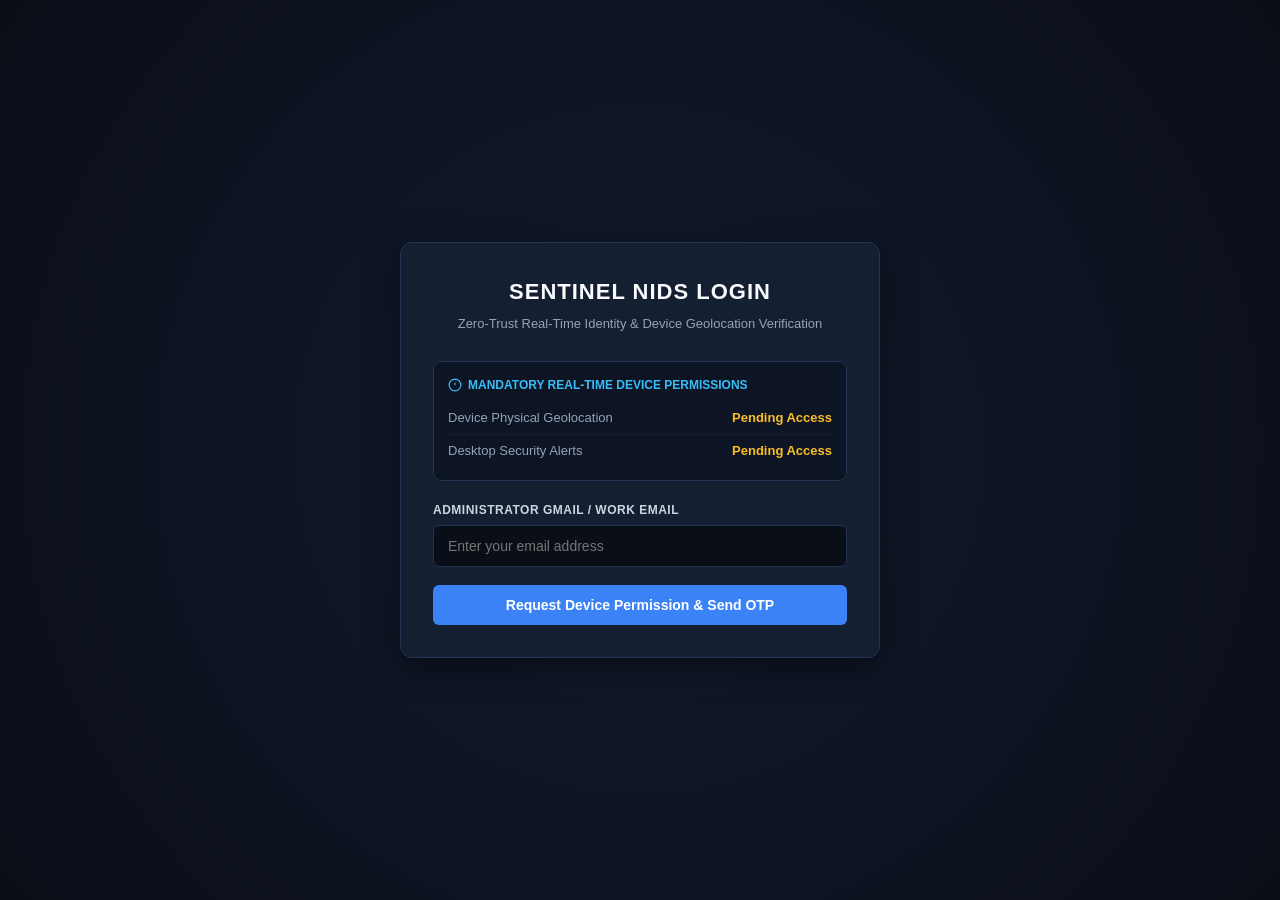
<file: login.html>
<!DOCTYPE html>
<html lang="en">
<head>
  <meta charset="UTF-8">
  <meta name="viewport" content="width=device-width, initial-scale=1.0">
  <title>Sentinel NIDS // Real-Time Perimeter Access</title>
  <link rel="stylesheet" href="styles.css">
  <style>
    body {
      display: flex;
      align-items: center;
      justify-content: center;
      min-height: 100vh;
      background: radial-gradient(circle at center, #111a2e 0%, #0a0e17 100%);
      padding: 20px;
    }
    .auth-container {
      width: 100%;
      max-width: 480px;
      background: #151f32;
      border: 1px solid #243452;
      border-radius: 12px;
      padding: 32px;
      box-shadow: 0 8px 32px rgba(0, 0, 0, 0.5);
    }
    .auth-header {
      text-align: center;
      margin-bottom: 28px;
    }
    .auth-title {
      font-size: 22px;
      font-weight: 800;
      color: #f8fafc;
      letter-spacing: 1px;
    }
    .auth-desc {
      font-size: 13px;
      color: #94a3b8;
      margin-top: 6px;
    }
    .form-group {
      margin-bottom: 18px;
    }
    .form-label {
      display: block;
      font-size: 12px;
      font-weight: 600;
      color: #cbd5e1;
      margin-bottom: 6px;
      text-transform: uppercase;
      letter-spacing: 0.5px;
    }
    .form-input {
      width: 100%;
      padding: 12px 14px;
      background: #0a0e17;
      border: 1px solid #243452;
      border-radius: 6px;
      color: #f8fafc;
      font-family: inherit;
      font-size: 14px;
      outline: none;
      transition: border-color 0.2s;
    }
    .form-input:focus {
      border-color: #38bdf8;
    }
    .permission-box {
      background: #0d1424;
      border: 1px solid #243452;
      border-radius: 8px;
      padding: 14px;
      margin-bottom: 20px;
    }
    .permission-title {
      font-size: 12px;
      font-weight: 700;
      color: #38bdf8;
      text-transform: uppercase;
      margin-bottom: 8px;
      display: flex;
      align-items: center;
      gap: 6px;
    }
    .permission-item {
      display: flex;
      justify-content: space-between;
      align-items: center;
      font-size: 13px;
      color: #94a3b8;
      padding: 6px 0;
      border-bottom: 1px solid rgba(255, 255, 255, 0.04);
    }
    .permission-item:last-child {
      border-bottom: none;
    }
    .btn-verify {
      width: 100%;
      padding: 12px;
      background: #3b82f6;
      color: #fff;
      border: none;
      border-radius: 6px;
      font-weight: 700;
      font-size: 14px;
      cursor: pointer;
      transition: background 0.2s;
    }
    .btn-verify:hover {
      background: #2563eb;
    }
    .btn-verify:disabled {
      background: #334155;
      cursor: not-allowed;
    }
    .status-msg {
      margin-top: 14px;
      font-size: 12px;
      padding: 10px;
      border-radius: 6px;
      display: none;
      font-family: monospace;
    }
    .status-msg.error {
      display: block;
      background: rgba(239, 68, 68, 0.15);
      border: 1px solid rgba(239, 68, 68, 0.4);
      color: #fca5a5;
    }
    .status-msg.success {
      display: block;
      background: rgba(16, 185, 129, 0.15);
      border: 1px solid rgba(16, 185, 129, 0.4);
      color: #6ee7b7;
    }
    .otp-row {
      display: none;
      margin-top: 14px;
    }
  </style>
</head>
<body>

  <div class="auth-container">
    <div class="auth-header">
      <div class="auth-title">SENTINEL NIDS LOGIN</div>
      <div class="auth-desc">Zero-Trust Real-Time Identity & Device Geolocation Verification</div>
    </div>

    <!-- Required Hardware Device Permissions -->
    <div class="permission-box">
      <div class="permission-title">
        <svg width="14" height="14" viewBox="0 0 24 24" fill="none" stroke="currentColor" stroke-width="2">
          <circle cx="12" cy="12" r="10"></circle>
          <line x1="12" y1="8" x2="12" y2="12"></line>
          <line x1="12" y1="16" x2="12.01" y2="16"></line>
        </svg>
        Mandatory Real-Time Device Permissions
      </div>
      <div class="permission-item">
        <span>Device Physical Geolocation</span>
        <span id="geoStatus" style="color: #fbbf24; font-weight: 600;">Pending Access</span>
      </div>
      <div class="permission-item">
        <span>Desktop Security Alerts</span>
        <span id="notifStatus" style="color: #fbbf24; font-weight: 600;">Pending Access</span>
      </div>
    </div>

    <!-- User Email Input (Blank by default - no hardcoded/default data) -->
    <div class="form-group">
      <label class="form-label" for="userEmail">Administrator Gmail / Work Email</label>
      <input type="email" id="userEmail" class="form-input" placeholder="Enter your email address" autocomplete="off" required>
    </div>

    <button type="button" id="btnRequestOtp" class="btn-verify">Request Device Permission & Send OTP</button>

    <!-- Real-time OTP Verification Input (Revealed after code dispatch) -->
    <div class="otp-row" id="otpSection">
      <div class="form-group" style="margin-top: 16px;">
        <label class="form-label" for="otpInput">Enter 6-Digit Verification Code</label>
        <input type="text" id="otpInput" class="form-input" placeholder="000000" maxlength="6" style="letter-spacing: 6px; font-size: 18px; text-align: center;" autocomplete="off">
      </div>
      <button type="button" id="btnConfirmOtp" class="btn-verify" style="background: #10b981;">Verify Real-Time Identity & Enter SOC</button>
    </div>

    <div id="statusMessage" class="status-msg"></div>
  </div>

  <script>
    let deviceTelemetry = {
      geo_permission: false,
      notification_permission: false,
      coordinates: {},
      user_agent: navigator.userAgent,
      platform: navigator.platform
    };

    const userEmailInput = document.getElementById("userEmail");
    const btnRequestOtp = document.getElementById("btnRequestOtp");
    const otpSection = document.getElementById("otpSection");
    const otpInput = document.getElementById("otpInput");
    const btnConfirmOtp = document.getElementById("btnConfirmOtp");
    const statusMessage = document.getElementById("statusMessage");
    const geoStatus = document.getElementById("geoStatus");
    const notifStatus = document.getElementById("notifStatus");

    // Request browser permissions dynamically
    async function acquireDevicePermissions() {
      // 1. Notification permission
      if ("Notification" in window) {
        const notifPerm = await Notification.requestPermission();
        if (notifPerm === "granted") {
          deviceTelemetry.notification_permission = true;
          notifStatus.textContent = "Granted";
          notifStatus.style.color = "#34d399";
        } else {
          notifStatus.textContent = "Denied";
          notifStatus.style.color = "#f87171";
        }
      }

      // 2. Geolocation permission
      return new Promise((resolve) => {
        if (!navigator.geolocation) {
          geoStatus.textContent = "Unsupported";
          geoStatus.style.color = "#f87171";
          resolve(false);
          return;
        }

        navigator.geolocation.getCurrentPosition(
          (pos) => {
            deviceTelemetry.geo_permission = true;
            deviceTelemetry.coordinates = {
              latitude: pos.coords.latitude,
              longitude: pos.coords.longitude,
              accuracy: pos.coords.accuracy
            };
            geoStatus.textContent = `Locked (${pos.coords.latitude.toFixed(2)}, ${pos.coords.longitude.toFixed(2)})`;
            geoStatus.style.color = "#34d399";
            resolve(true);
          },
          (err) => {
            deviceTelemetry.geo_permission = false;
            geoStatus.textContent = "Access Denied";
            geoStatus.style.color = "#f87171";
            resolve(false);
          },
          { enableHighAccuracy: true, timeout: 10000, maximumAge: 0 }
        );
      });
    }

    btnRequestOtp.addEventListener("click", async () => {
      const email = userEmailInput.value.trim();
      if (!email || !email.includes("@")) {
        showStatus("Please enter a valid email address.", "error");
        return;
      }

      showStatus("Requesting hardware device permissions...", "success");
      const geoGranted = await acquireDevicePermissions();

      if (!geoGranted) {
        showStatus("Real-time physical Geolocation permission is mandatory for Sentinel zero-trust authentication.", "error");
        return;
      }

      btnRequestOtp.disabled = true;
      btnRequestOtp.textContent = "Sending Real-Time Code...";

      try {
        const res = await fetch("/api/auth/send-otp", {
          method: "POST",
          headers: { "Content-Type": "application/json" },
          body: JSON.stringify({ email: email })
        });
        const data = await res.json();

        if (data.success) {
          showStatus(data.message || `Live verification code sent to ${email}`, "success");
          otpSection.style.display = "block";
          btnRequestOtp.style.display = "none";
          userEmailInput.disabled = true;
        } else {
          showStatus(data.error || "Failed to dispatch verification code.", "error");
          btnRequestOtp.disabled = false;
          btnRequestOtp.textContent = "Request Device Permission & Send OTP";
        }
      } catch (err) {
        showStatus("Network error connecting to Sentinel authentication server.", "error");
        btnRequestOtp.disabled = false;
        btnRequestOtp.textContent = "Request Device Permission & Send OTP";
      }
    });

    btnConfirmOtp.addEventListener("click", async () => {
      const email = userEmailInput.value.trim();
      const code = otpInput.value.trim();

      if (!code || code.length !== 6) {
        showStatus("Please enter the 6-digit verification code received in your email.", "error");
        return;
      }

      btnConfirmOtp.disabled = true;
      btnConfirmOtp.textContent = "Verifying Identity...";

      try {
        const res = await fetch("/api/auth/verify-otp", {
          method: "POST",
          headers: { "Content-Type": "application/json" },
          body: JSON.stringify({
            email: email,
            otp: code,
            device_telemetry: deviceTelemetry
          })
        });
        const data = await res.json();

        if (data.success) {
          showStatus("Identity & Device verified. Redirecting to real-time SOC...", "success");
          sessionStorage.setItem("sentinel_token", data.session_token);
          sessionStorage.setItem("sentinel_user", email);
          sessionStorage.setItem("sentinel_device", JSON.stringify(data.device));
          setTimeout(() => {
            window.location.href = "/dashboard";
          }, 1200);
        } else {
          showStatus(data.error || "Verification failed.", "error");
          btnConfirmOtp.disabled = false;
          btnConfirmOtp.textContent = "Verify Real-Time Identity & Enter SOC";
        }
      } catch (err) {
        showStatus("Verification server communication error.", "error");
        btnConfirmOtp.disabled = false;
        btnConfirmOtp.textContent = "Verify Real-Time Identity & Enter SOC";
      }
    });

    function showStatus(msg, type) {
      statusMessage.textContent = msg;
      statusMessage.className = `status-msg ${type}`;
    }
  </script>
</body>
</html>
</file>
<file: styles.css>
/* Sentinel MLDL NIDS - SOC Dark Neon Cyberpunk Theme */
:root {
  --bg-primary: #0a0e17;
  --bg-secondary: #111827;
  --bg-card: #151f32;
  --bg-card-hover: #1a2742;
  --border-color: #243452;
  --border-glow: rgba(56, 189, 248, 0.25);
  --text-primary: #f1f5f9;
  --text-secondary: #94a3b8;
  --text-muted: #64748b;
  --accent-cyan: #38bdf8;
  --accent-blue: #3b82f6;
  --accent-red: #ef4444;
  --accent-orange: #f97316;
  --accent-amber: #f59e0b;
  --accent-green: #10b981;
  --accent-purple: #8b5cf6;
  --font-mono: 'JetBrains Mono', 'Fira Code', 'Courier New', monospace;
  --font-sans: 'Inter', -apple-system, BlinkMacSystemFont, 'Segoe UI', Roboto, sans-serif;
}

* {
  box-sizing: border-box;
  margin: 0;
  padding: 0;
}

body {
  background-color: var(--bg-primary);
  color: var(--text-primary);
  font-family: var(--font-sans);
  line-height: 1.5;
  min-height: 100vh;
  display: flex;
  flex-direction: column;
  overflow-x: hidden;
}

/* Header */
.soc-header {
  background: linear-gradient(180deg, #0e1626 0%, #0a0e17 100%);
  border-bottom: 1px solid var(--border-color);
  padding: 14px 28px;
  display: flex;
  justify-content: space-between;
  align-items: center;
  position: sticky;
  top: 0;
  z-index: 1000;
  backdrop-filter: blur(8px);
}

.brand-container {
  display: flex;
  align-items: center;
  gap: 14px;
}

.brand-icon {
  width: 38px;
  height: 38px;
  background: linear-gradient(135deg, #0284c7, #38bdf8);
  border-radius: 8px;
  display: flex;
  align-items: center;
  justify-content: center;
  box-shadow: 0 0 15px rgba(56, 189, 248, 0.4);
}

.brand-title {
  font-size: 20px;
  font-weight: 800;
  letter-spacing: 1.5px;
  background: linear-gradient(90deg, #ffffff, #38bdf8);
  -webkit-background-clip: text;
  -webkit-text-fill-color: transparent;
}

.brand-subtitle {
  font-size: 11px;
  color: var(--text-muted);
  letter-spacing: 0.8px;
  text-transform: uppercase;
}

.system-status-badges {
  display: flex;
  align-items: center;
  gap: 16px;
}

.status-badge {
  display: flex;
  align-items: center;
  gap: 8px;
  padding: 6px 12px;
  border-radius: 20px;
  font-size: 12px;
  font-family: var(--font-mono);
  background: rgba(30, 41, 59, 0.8);
  border: 1px solid var(--border-color);
}

.indicator-dot {
  width: 8px;
  height: 8px;
  border-radius: 50%;
}

.indicator-dot.online {
  background-color: var(--accent-green);
  box-shadow: 0 0 8px var(--accent-green);
  animation: pulse 2s infinite;
}

.indicator-dot.alert {
  background-color: var(--accent-red);
  box-shadow: 0 0 8px var(--accent-red);
  animation: pulse 1s infinite;
}

@keyframes pulse {
  0% { opacity: 1; transform: scale(1); }
  50% { opacity: 0.4; transform: scale(1.15); }
  100% { opacity: 1; transform: scale(1); }
}

/* Nav Tabs */
.view-tabs {
  display: flex;
  gap: 8px;
  background: #0d1322;
  padding: 4px;
  border-radius: 8px;
  border: 1px solid var(--border-color);
}

.tab-btn {
  background: transparent;
  border: none;
  color: var(--text-secondary);
  padding: 8px 16px;
  border-radius: 6px;
  font-size: 13px;
  font-weight: 600;
  cursor: pointer;
  transition: all 0.2s ease;
  display: flex;
  align-items: center;
  gap: 8px;
}

.tab-btn.active {
  background: var(--accent-blue);
  color: #ffffff;
  box-shadow: 0 2px 8px rgba(59, 130, 246, 0.4);
}

.tab-btn:hover:not(.active) {
  color: var(--text-primary);
  background: rgba(255, 255, 255, 0.05);
}

/* KPI Banner */
.kpi-container {
  display: grid;
  grid-template-columns: repeat(auto-fit, minmax(180px, 1fr));
  gap: 14px;
  padding: 18px 28px;
  background: #0d1424;
  border-bottom: 1px solid var(--border-color);
}

.kpi-card {
  background: var(--bg-card);
  border: 1px solid var(--border-color);
  border-radius: 8px;
  padding: 14px 18px;
  position: relative;
  overflow: hidden;
  transition: transform 0.2s ease, border-color 0.2s ease;
}

.kpi-card:hover {
  transform: translateY(-2px);
  border-color: var(--accent-cyan);
}

.kpi-card::before {
  content: '';
  position: absolute;
  top: 0;
  left: 0;
  right: 0;
  height: 3px;
  background: var(--card-accent, var(--accent-blue));
}

.kpi-label {
  font-size: 11px;
  text-transform: uppercase;
  letter-spacing: 0.8px;
  color: var(--text-secondary);
  margin-bottom: 6px;
}

.kpi-value {
  font-size: 24px;
  font-weight: 800;
  font-family: var(--font-mono);
  color: #ffffff;
}

.kpi-sub {
  font-size: 11px;
  color: var(--text-muted);
  margin-top: 4px;
}

/* Main Layout */
.main-content {
  flex: 1;
  padding: 20px 28px;
  display: flex;
  flex-direction: column;
  gap: 20px;
}

.grid-two-col {
  display: grid;
  grid-template-columns: 1.4fr 1fr;
  gap: 20px;
}

@media (max-width: 1200px) {
  .grid-two-col {
    grid-template-columns: 1fr;
  }
}

/* Cards */
.soc-card {
  background: var(--bg-card);
  border: 1px solid var(--border-color);
  border-radius: 10px;
  overflow: hidden;
  display: flex;
  flex-direction: column;
}

.soc-card-header {
  padding: 14px 18px;
  border-bottom: 1px solid var(--border-color);
  display: flex;
  justify-content: space-between;
  align-items: center;
  background: rgba(17, 24, 39, 0.6);
}

.card-title-group {
  display: flex;
  align-items: center;
  gap: 10px;
}

.card-title {
  font-size: 15px;
  font-weight: 700;
  letter-spacing: 0.5px;
  color: #f8fafc;
}

.card-tag {
  font-size: 10px;
  text-transform: uppercase;
  background: rgba(56, 189, 248, 0.15);
  color: var(--accent-cyan);
  padding: 2px 8px;
  border-radius: 4px;
  font-weight: 600;
  font-family: var(--font-mono);
}

.soc-card-body {
  padding: 18px;
  flex: 1;
}

/* Map Container */
#threatMap {
  width: 100%;
  height: 420px;
  border-radius: 8px;
  background: #0a101d;
}

/* Stream simulation bar */
.control-bar {
  display: flex;
  gap: 10px;
  flex-wrap: wrap;
  margin-top: 14px;
  padding-top: 14px;
  border-top: 1px solid var(--border-color);
}

.btn {
  padding: 8px 14px;
  border-radius: 6px;
  font-size: 12px;
  font-weight: 600;
  cursor: pointer;
  border: 1px solid transparent;
  transition: all 0.2s;
  display: flex;
  align-items: center;
  gap: 6px;
}

.btn-primary {
  background: var(--accent-blue);
  color: #fff;
}
.btn-primary:hover { background: #2563eb; }

.btn-danger {
  background: rgba(239, 68, 68, 0.2);
  color: #fca5a5;
  border-color: rgba(239, 68, 68, 0.4);
}
.btn-danger:hover { background: var(--accent-red); color: #fff; }

.btn-warning {
  background: rgba(245, 158, 11, 0.2);
  color: #fcd34d;
  border-color: rgba(245, 158, 11, 0.4);
}
.btn-warning:hover { background: var(--accent-amber); color: #fff; }

.btn-success {
  background: rgba(16, 185, 129, 0.2);
  color: #6ee7b7;
  border-color: rgba(16, 185, 129, 0.4);
}
.btn-success:hover { background: var(--accent-green); color: #fff; }

/* Detection Diagnostic Card */
.detection-result-box {
  background: #0c1424;
  border-radius: 8px;
  border: 1px solid var(--border-color);
  padding: 16px;
  margin-bottom: 16px;
}

.status-callout {
  display: flex;
  align-items: center;
  justify-content: space-between;
  padding: 12px 16px;
  border-radius: 6px;
  margin-bottom: 14px;
}

.status-callout.hacker {
  background: rgba(239, 68, 68, 0.15);
  border-left: 4px solid var(--accent-red);
}

.status-callout.normal {
  background: rgba(16, 185, 129, 0.15);
  border-left: 4px solid var(--accent-green);
}

.threat-identity {
  font-size: 16px;
  font-weight: 800;
  letter-spacing: 0.5px;
}

.threat-meta-grid {
  display: grid;
  grid-template-columns: 1fr 1fr;
  gap: 10px;
  font-size: 12px;
  margin-bottom: 16px;
}

.threat-meta-item {
  background: rgba(255, 255, 255, 0.02);
  padding: 8px 12px;
  border-radius: 4px;
  border: 1px solid rgba(255, 255, 255, 0.05);
}

.meta-title {
  color: var(--text-muted);
  font-size: 10px;
  text-transform: uppercase;
  margin-bottom: 2px;
}

.meta-val {
  color: var(--text-primary);
  font-family: var(--font-mono);
  font-weight: 600;
}

/* Progress bar for class confidence */
.class-prob-row {
  display: flex;
  align-items: center;
  justify-content: space-between;
  margin-bottom: 8px;
  font-size: 12px;
}

.class-prob-bar-bg {
  flex: 1;
  height: 6px;
  background: #1e293b;
  border-radius: 3px;
  margin: 0 10px;
  overflow: hidden;
}

.class-prob-bar-fill {
  height: 100%;
  border-radius: 3px;
  background: var(--accent-blue);
  transition: width 0.4s ease;
}

/* Alert Notification Log Console */
.alert-console {
  background: #090e18;
  border: 1px solid var(--border-color);
  border-radius: 6px;
  padding: 12px;
  font-family: var(--font-mono);
  font-size: 11px;
  height: 220px;
  overflow-y: auto;
  color: #cbd5e1;
}

.console-entry {
  padding: 6px 0;
  border-bottom: 1px solid rgba(255, 255, 255, 0.05);
  display: flex;
  gap: 8px;
}

.console-time {
  color: var(--text-muted);
}

.console-type {
  font-weight: bold;
}

.console-type.gmail { color: #f87171; }
.console-type.call { color: #fbbf24; }
.console-type.mitigate { color: #34d399; }

/* Power BI Section */
.powerbi-view {
  display: none;
}

.powerbi-view.active {
  display: block;
}

.pbi-frame-container {
  background: #0d1424;
  border-radius: 8px;
  border: 1px solid var(--border-color);
  padding: 20px;
  min-height: 600px;
}

.pbi-header {
  display: flex;
  justify-content: space-between;
  align-items: center;
  margin-bottom: 20px;
  padding-bottom: 14px;
  border-bottom: 1px solid var(--border-color);
}

.pbi-charts-grid {
  display: grid;
  grid-template-columns: repeat(2, 1fr);
  gap: 20px;
}

.chart-box {
  background: var(--bg-card);
  border: 1px solid var(--border-color);
  border-radius: 8px;
  padding: 16px;
  height: 280px;
}

/* Tables */
.soc-table {
  width: 100%;
  border-collapse: collapse;
  font-size: 12px;
  margin-top: 10px;
}

.soc-table th {
  text-align: left;
  padding: 10px 12px;
  color: var(--text-secondary);
  border-bottom: 2px solid var(--border-color);
  font-weight: 600;
  text-transform: uppercase;
  font-size: 11px;
}

.soc-table td {
  padding: 10px 12px;
  border-bottom: 1px solid rgba(255, 255, 255, 0.05);
  font-family: var(--font-mono);
}

.soc-table tr:hover {
  background: rgba(255, 255, 255, 0.02);
}

.badge-pill {
  padding: 2px 8px;
  border-radius: 12px;
  font-size: 10px;
  font-weight: 700;
  text-transform: uppercase;
}

.badge-pill.critical { background: rgba(239, 68, 68, 0.2); color: #f87171; }
.badge-pill.high { background: rgba(249, 115, 22, 0.2); color: #fb923c; }
.badge-pill.medium { background: rgba(245, 158, 11, 0.2); color: #fbbf24; }
.badge-pill.benign { background: rgba(16, 185, 129, 0.2); color: #34d399; }
</file>
